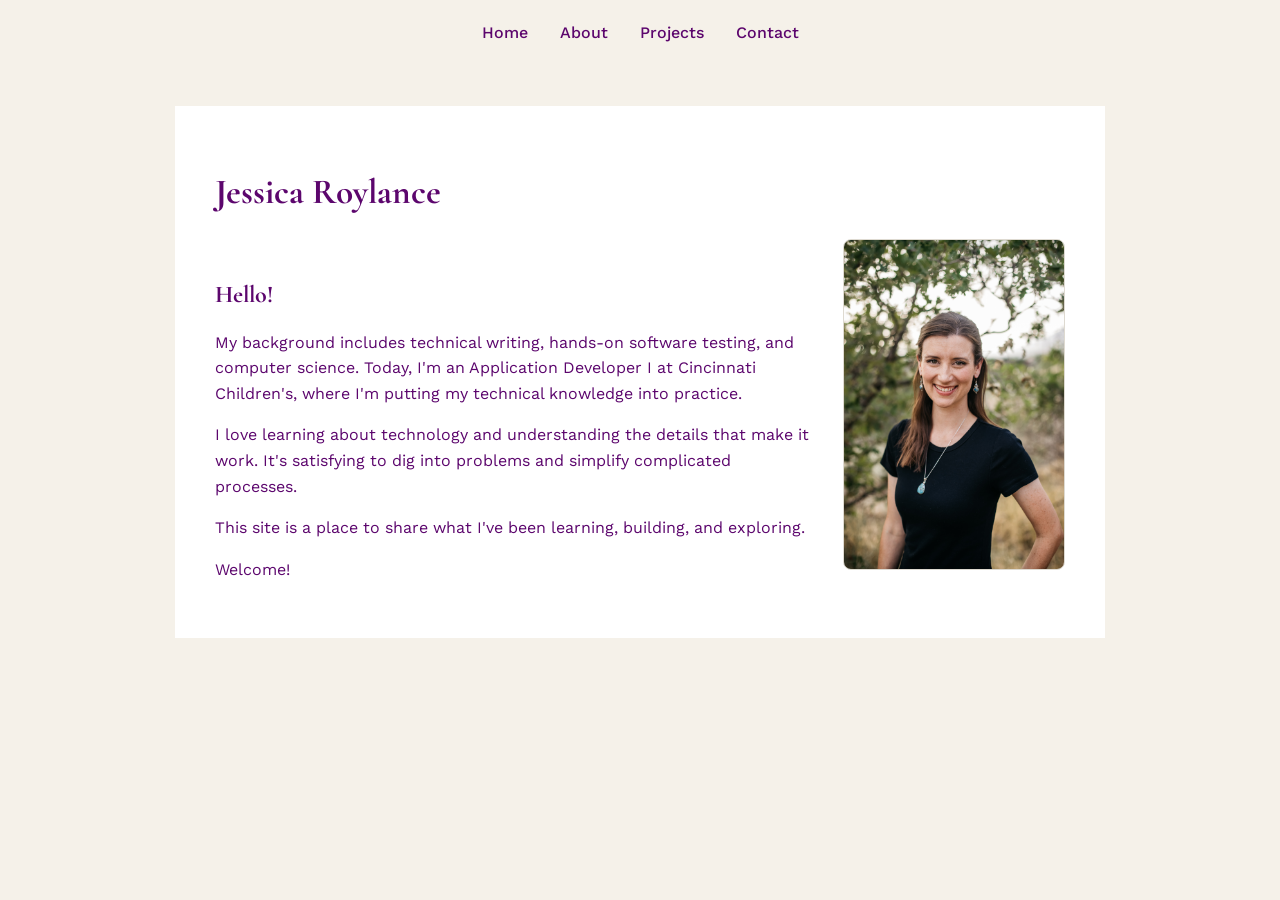
<file: index.html>
<!DOCTYPE html>
<html lang="en">
<head>
  <meta charset="UTF-8">
  <meta name="viewport" content="width=device-width, initial-scale=1">
  <title>Jessica Roylance</title>
  <link rel="stylesheet" href="styles.css">
  <link rel="preconnect" href="https://fonts.googleapis.com">
<link rel="preconnect" href="https://fonts.gstatic.com" crossorigin>
<link href="https://fonts.googleapis.com/css2?family=Cormorant+Garamond:wght@500;600;700&family=Work+Sans:wght@400;500;600;700&display=swap" rel="stylesheet">
</head>
<body>
    <nav>
    <a href="index.html">Home</a>
    <a href="about.html">About</a>
    <a href="projects.html">Projects</a>
     <a href="contact.html">Contact</a>
</nav>
<main>
    <h1>Jessica Roylance</h1>

    <div class="intro-layout">
        <div class="intro-text">
            <h2>Hello!</h2>

            <p>My background includes technical writing, hands-on software testing, and computer science. Today, I'm an Application Developer I at Cincinnati Children's, where I'm putting my technical knowledge into practice.</p>

            <p>I love learning about technology and understanding the details that make it work. It's satisfying to dig into problems and simplify complicated processes.</p>

            <p>This site is a place to share what I've been learning, building, and exploring.</p>

            <p>Welcome!</p>
        </div>

        <img class="intro-image" src="images/JessicaRoylance.jpg" alt="Jessica Roylance">
    </div>
</main>
</body>
</html>
</file>
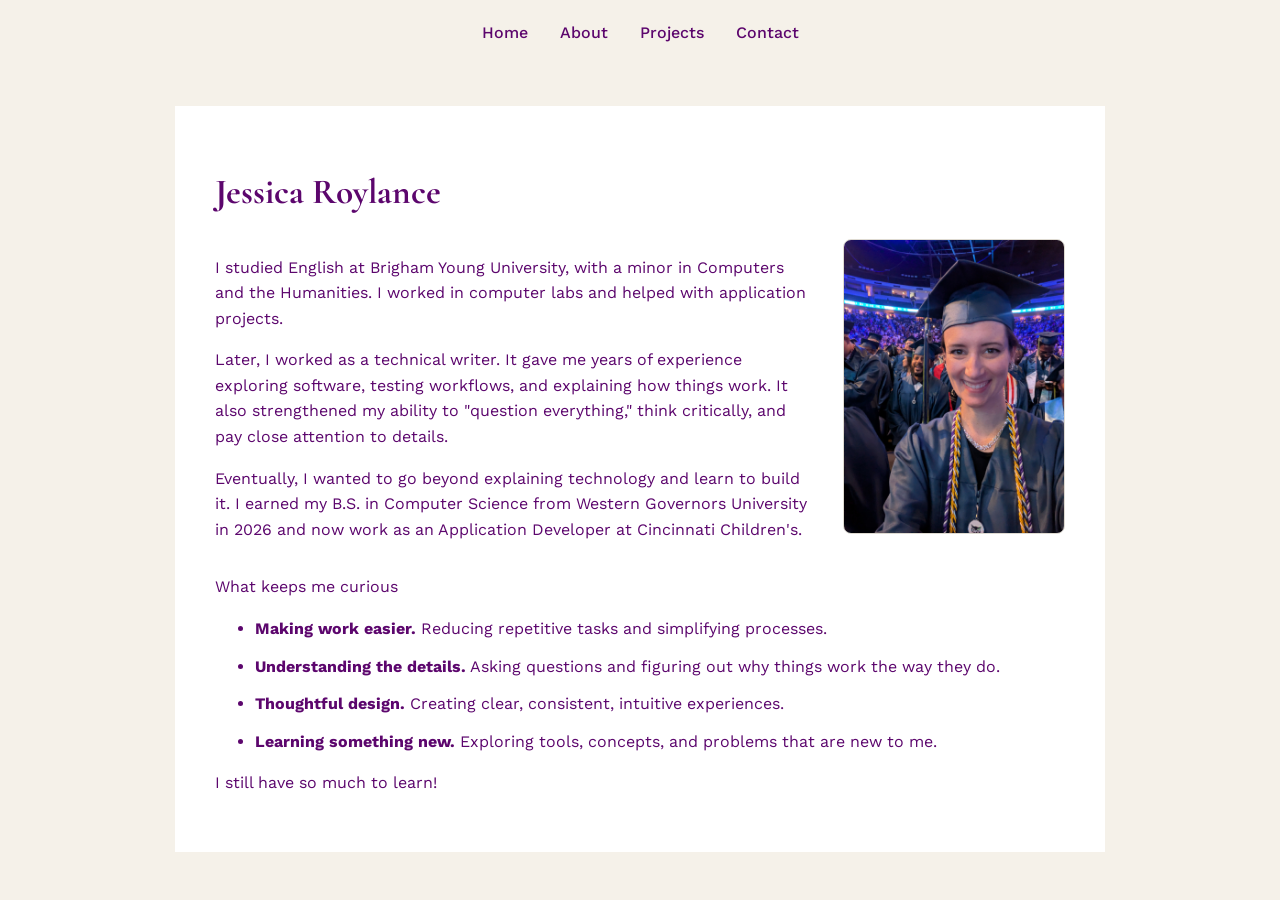
<file: about.html>
<!DOCTYPE html>
<html lang="en">
<head>
  <meta charset="UTF-8">
  <meta name="viewport" content="width=device-width, initial-scale=1">
  <title>Jessica Roylance</title>
  <link rel="stylesheet" href="styles.css">
  <link rel="preconnect" href="https://fonts.googleapis.com">
<link rel="preconnect" href="https://fonts.gstatic.com" crossorigin>
<link href="https://fonts.googleapis.com/css2?family=Cormorant+Garamond:wght@500;600;700&family=Work+Sans:wght@400;500;600;700&display=swap" rel="stylesheet">
</head>
<body>
    <nav>
    <a href="index.html">Home</a>
    <a href="about.html">About</a>
    <a href="projects.html">Projects</a>
     <a href="contact.html">Contact</a>
</nav>
<main>
    <h1>Jessica Roylance</h1>

     
<div class="intro-layout">
    <div class="intro-text">
        <p>I studied English at Brigham Young University, with a minor in Computers and the Humanities. I worked in computer labs and helped with application projects.</p>

        <p>Later, I worked as a technical writer. It gave me years of experience exploring software, testing workflows, and explaining how things work. It also strengthened my ability to "question everything," think critically, and pay close attention to details.</p>

        <p>Eventually, I wanted to go beyond explaining technology and learn to build it. I earned my B.S. in Computer Science from Western Governors University in 2026 and now work as an Application Developer at Cincinnati Children's.</p>
    </div>

    <img class="intro-image" src="images/Graduation.jpg" alt="Jessica Roylance at graduation">
</div>

<p>What keeps me curious</p>
  <ul>
    <li><strong>Making work easier.</strong> Reducing repetitive tasks and simplifying processes.</li>

    <li><strong>Understanding the details.</strong> Asking questions and figuring out why things work the way they do.</li>

    <li><strong>Thoughtful design.</strong> Creating clear, consistent, intuitive experiences.</li>

    <li><strong>Learning something new.</strong> Exploring tools, concepts, and problems that are new to me.</li>
  </ul>

  <p>I still have so much to learn!</p>
</main>
</body>
</html>
</file>
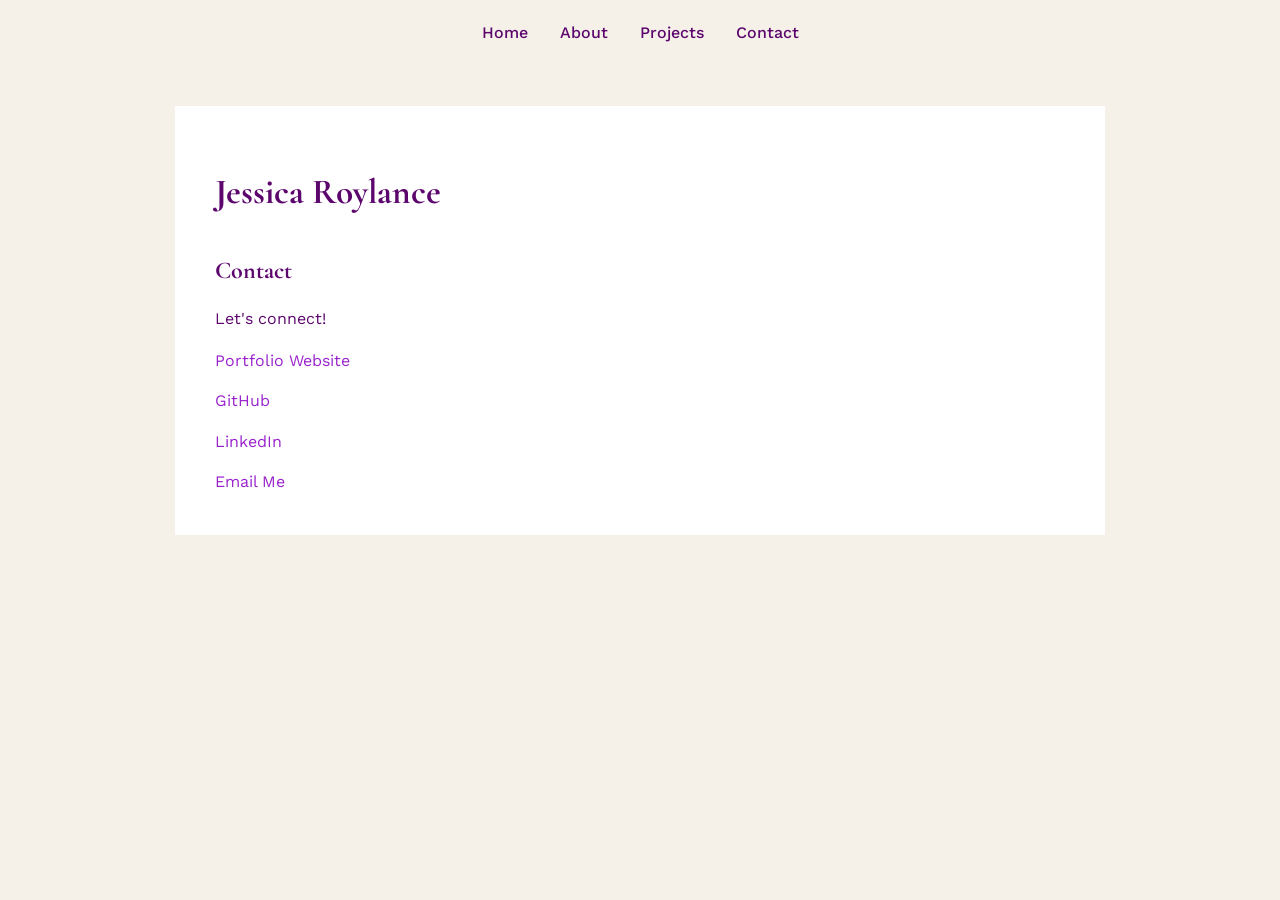
<file: contact.html>
<!DOCTYPE html>
<html lang="en">
<head>
  <meta charset="UTF-8">
  <meta name="viewport" content="width=device-width, initial-scale=1">
  <title>Jessica Roylance</title>
  <link rel="stylesheet" href="styles.css">
  <link rel="preconnect" href="https://fonts.googleapis.com">
<link rel="preconnect" href="https://fonts.gstatic.com" crossorigin>
<link href="https://fonts.googleapis.com/css2?family=Cormorant+Garamond:wght@500;600;700&family=Work+Sans:wght@400;500;600;700&display=swap" rel="stylesheet">
</head>
<body>
    <nav>
    <a href="index.html">Home</a>
    <a href="about.html">About</a>
    <a href="projects.html">Projects</a>
    <a href="contact.html">Contact</a>
</nav>
<main>
  <h1>Jessica Roylance</h1>

<h2>Contact</h2>

<p>Let's connect!</p>

<div class="contact-links">
    <a href="https://jessicaroylance.github.io/" target="_blank" rel="noopener noreferrer">Portfolio Website</a>

    <a href="https://github.com/JessicaRoylance" target="_blank" rel="noopener noreferrer">GitHub</a>

    <a href="https://www.linkedin.com/in/jessica-roylance/" target="_blank" rel="noopener noreferrer">LinkedIn</a>

    <a href="mailto:jessicaroylance@gmail.com">Email Me</a>
</div>
</file>
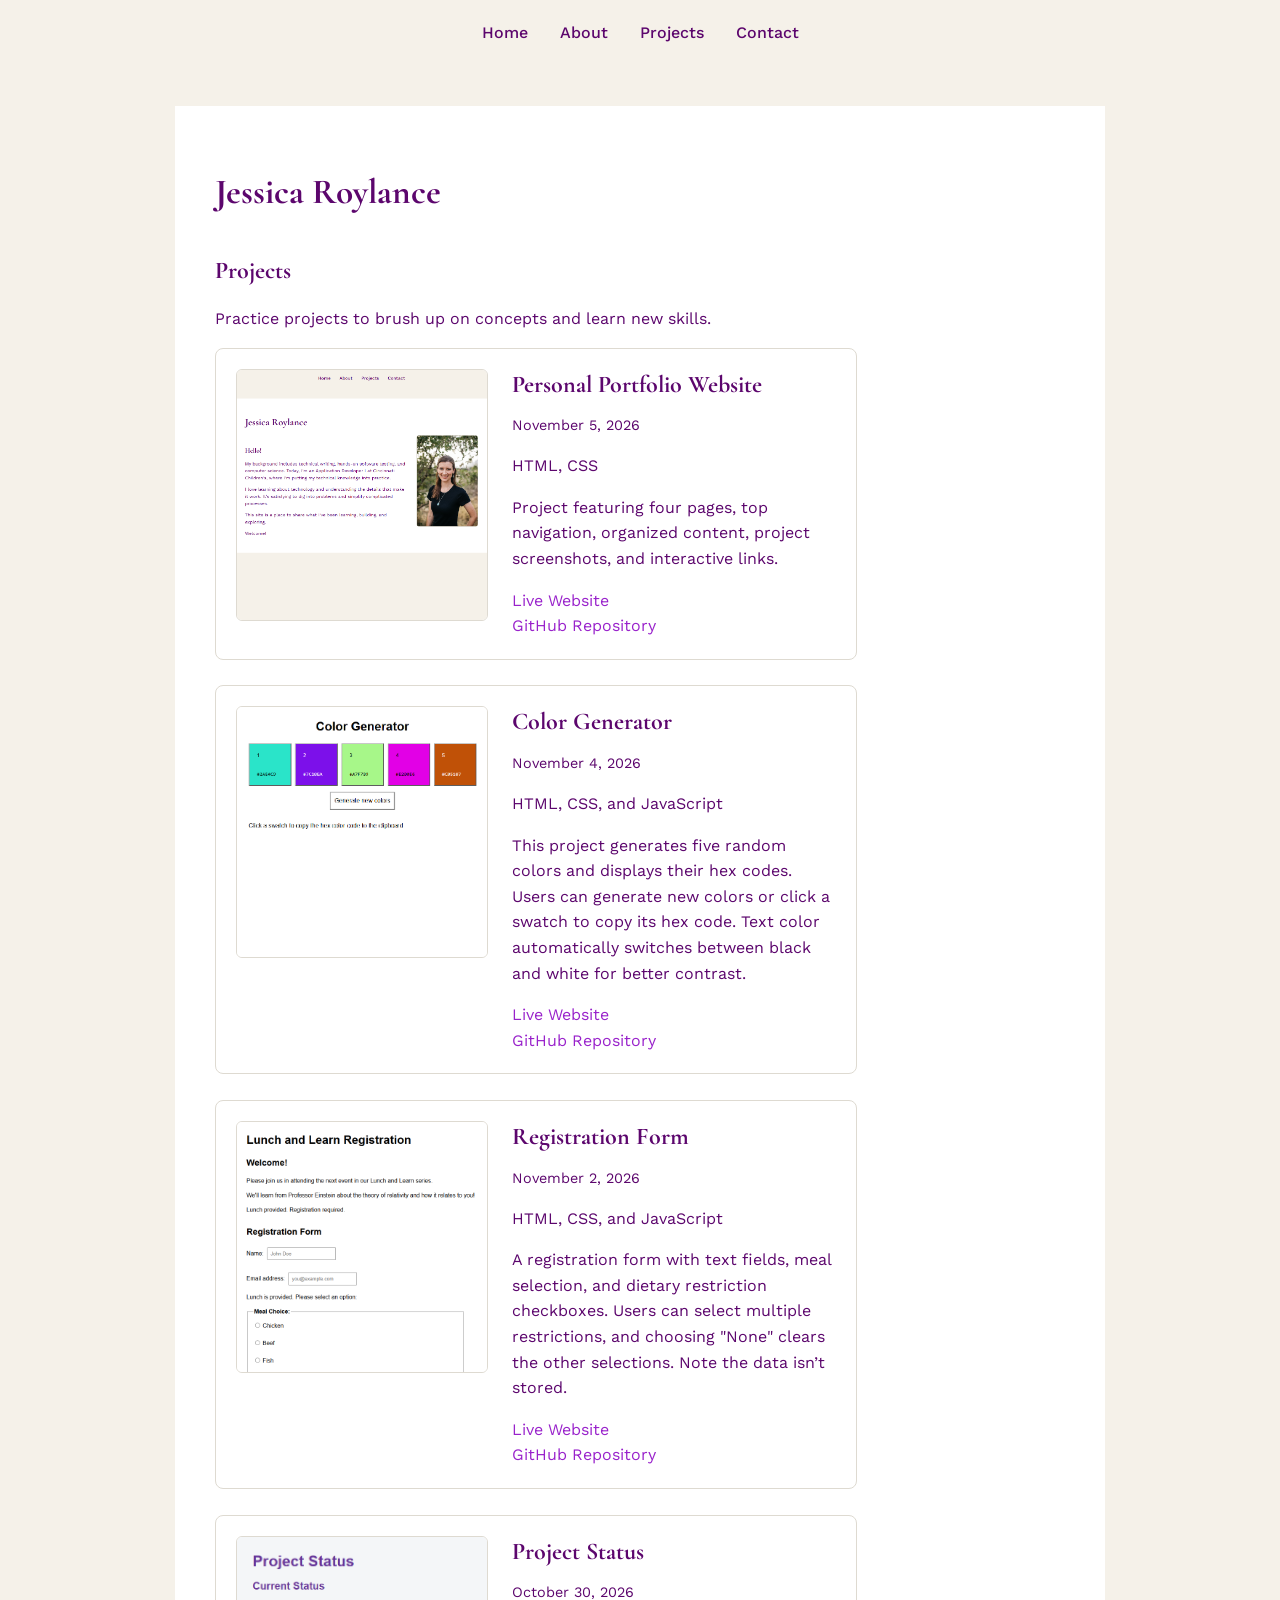
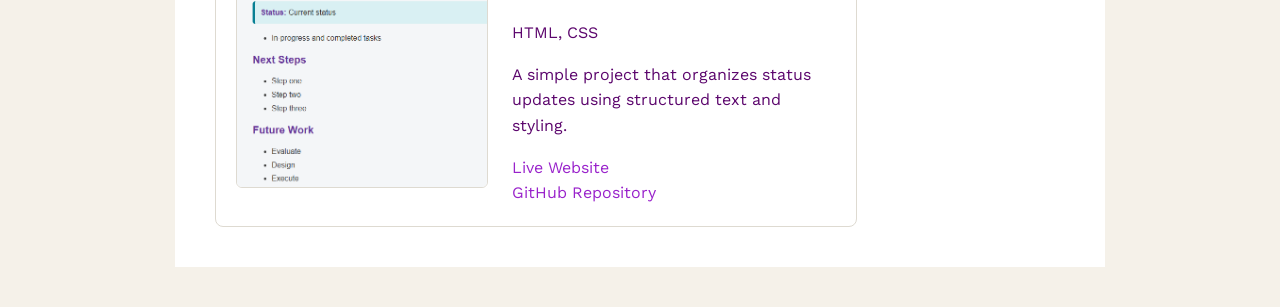
<file: projects.html>
<!DOCTYPE html>
<html lang="en">
<head>
  <meta charset="UTF-8">
  <meta name="viewport" content="width=device-width, initial-scale=1">
  <title>Jessica Roylance</title>
  <link rel="stylesheet" href="styles.css">
  <link rel="preconnect" href="https://fonts.googleapis.com">
<link rel="preconnect" href="https://fonts.gstatic.com" crossorigin>
<link href="https://fonts.googleapis.com/css2?family=Cormorant+Garamond:wght@500;600;700&family=Work+Sans:wght@400;500;600;700&display=swap" rel="stylesheet">
</head>
<body>
    <nav>
    <a href="index.html">Home</a>
    <a href="about.html">About</a>
    <a href="projects.html">Projects</a>
    <a href="contact.html">Contact</a>
</nav>
<main>
  <h1>Jessica Roylance</h1>

  <h2>Projects</h2>

  <p>Practice projects to brush up on concepts and learn new skills.</p>

<section class="project-card">
    <div class="project-content">
        <a href="https://jessicaroylance.github.io/" target="_blank" rel="noopener noreferrer">
            <img src="images/portfolio-website.png" alt="Screenshot of my Personal Portfolio Website">
        </a>

        <div class="project-details">
            <h2 class="project-title">Personal Portfolio Website</h2>
            <p class="project-date">November 5, 2026</p>

            <p>
                HTML, CSS
            </p>

             <p>
                Project featuring four pages, top navigation,
                organized content, project screenshots, and interactive links.
            </p>
          
            <div class="project-links">
                <a href="https://jessicaroylance.github.io/" target="_blank" rel="noopener noreferrer">Live Website</a>
                <br>
                <a href="https://github.com/JessicaRoylance/jessicaroylance.github.io" target="_blank" rel="noopener noreferrer">GitHub Repository</a>
            </div>
        </div>
    </div>
</section>

<br>
  <section class="project-card">
    <div class="project-content">
        <a href="https://jessicaroylance.github.io/Color-generator/" target="_blank" rel="noopener noreferrer">
            <img src="images/color-generator.png" alt="Screenshot of the Color Generator">
        </a>

        <div class="project-details">
            <h2 class="project-title">Color Generator</h2>
            <p class="project-date">November 4, 2026</p>

            <p>
                HTML, CSS, and JavaScript
            </p>

          <p>
                This project generates five random colors and displays their hex codes. Users can generate new colors or click a swatch to copy its hex code. Text color automatically switches between black and white for better contrast.
            </p>

            <div class="project-links">
                <a href="https://jessicaroylance.github.io/Color-generator/" target="_blank" rel="noopener noreferrer">Live Website</a>
                <br>
                <a href="https://github.com/JessicaRoylance/Color-generator" target="_blank" rel="noopener noreferrer">GitHub Repository</a>
            </div>
        </div>
    </div>
</section>

<br>

<section class="project-card">
    <div class="project-content">
        <a href="https://jessicaroylance.github.io/Registration-form/" target="_blank" rel="noopener noreferrer">
            <img src="images/registration-form.png" alt="Screenshot of the Lunch and Learn Registration form">
        </a>

        <div class="project-details">
            <h2 class="project-title">Registration Form</h2>
            <p class="project-date">November 2, 2026</p>

            <p>
                HTML, CSS, and JavaScript
            </p>

           <p>
                A registration form with text fields, meal selection, and dietary restriction checkboxes. Users can select multiple restrictions, and choosing "None" clears the other selections. Note the data isn’t stored.
            </p>

            <div class="project-links">
                <a href="https://jessicaroylance.github.io/Registration-form/" target="_blank" rel="noopener noreferrer">Live Website</a>
                  <br>
                <a href="https://github.com/JessicaRoylance/Registration-form" target="_blank" rel="noopener noreferrer">GitHub Repository</a>
            </div>
        </div>
    </div>
</section>
<br>
<section class="project-card">
    <div class="project-content">
        <a href="https://jessicaroylance.github.io/Project_status/" target="_blank" rel="noopener noreferrer">
            <img src="images/project-status.png" alt="Screenshot of the Project Status page">
        </a>

        <div class="project-details">
            <h2 class="project-title">Project Status</h2>
            <p class="project-date">October 30, 2026</p>

            <p>
                HTML, CSS
            </p>

          <p>
                A simple project that organizes status updates using structured text and styling.
            </p>

            <div class="project-links">
                <a href="https://jessicaroylance.github.io/Project_status/" target="_blank" rel="noopener noreferrer">Live Website</a> 
                <br>
                <a href="https://github.com/JessicaRoylance/Project_status" target="_blank" rel="noopener noreferrer">GitHub Repository</a>
            </div>
        </div>
    </div>
</section>
</main>
</body>
</html>
</file>
<file: styles.css>
/* Color palette */
:root {
    --color-background: #F5F1E9;
    --color-surface: #FFFFFF;
    --color-text: #5c066d;
    --color-heading: #5c066d;
    --color-accent: #9922cb;
    --color-border: #DEDAD1;
}

/* Base styles */
body {
    font-family: "Work Sans", sans-serif;
    margin: 0;
    padding: 0;
    background-color: var(--color-background);
    color: var(--color-text);
    line-height: 1.6;
}

/* Main content */
main {
    max-width: 850px;
    margin: 40px auto;
    padding: 40px;
    background-color: var(--color-surface);
}

/* Headings */
h1, h2, h3 {
    color: var(--color-heading);
    line-height: 1.3;
    font-family: "Cormorant Garamond", serif;
}

h1 {
    font-size: 2.2rem;
}

h2 {
    font-size: 1.5rem;
    margin-top: 2.5rem;
}

.project-title {
    margin-top: 0;
    margin-bottom: 8px;
    color: var(--color-heading);
    line-height: 1.3;
    font-family: "Cormorant Garamond", serif;
}


/* Links */
a {
    color: var(--color-accent);
}

a:hover {
    color: var(--color-heading);
}

/* Lists */
li {
    margin-bottom: 12px;
}

/* Smaller screens */
@media (max-width: 700px) {
    main {
        margin: 16px;
        padding: 24px;
    }

    h1 {
        font-size: 1.8rem;
    }
}

/* Navigation */
nav {
    display: flex;
    justify-content: center;
    gap: 32px;
    padding: 20px;
}

nav a {
    color: var(--color-heading);
    text-decoration: none;
    font-weight: 500;
}

nav a:hover {
    color: var(--color-accent);
    text-decoration: underline;
}

.project-card {
    background-color: var(--color-surface);
    border: 1px solid var(--color-border);
    border-radius: 8px;
    padding: 20px;
    max-width: 600px;
}

.project-content {
    display: flex;
    gap: 24px;
}

.project-card img {
    width: 250px;
    height: auto;
    border-radius: 6px;
    border: 1px solid var(--color-border);
}

.project-details {
    flex: 1;
}

.project-date {
    font-size: 0.9rem;
    color: var(--color-text);
}

.project-links a {
    color: var(--color-accent);
    text-decoration: none;
}

.project-links a:hover {
    color: var(--color-heading);
    text-decoration: underline;
}

.intro-layout {
    display: flex;
    align-items: flex-start;
    gap: 30px;
}

.intro-text {
    flex: 1;
}

.intro-image {
    width: 220px;
    max-width: 35%;
    height: auto;
    border: 1px solid var(--color-border);
    border-radius: 8px;
}

@media (max-width: 600px) {
    .intro-layout {
        flex-direction: column;
    }

    .intro-image {
        width: 100%;
        max-width: 300px;
    }
}

.contact-links {
    display: flex;
    flex-direction: column;
    gap: 15px;
}

.contact-links a {
    color: var(--color-accent);
    text-decoration: none;
}

.contact-links a:hover {
    color: var(--color-heading);
    text-decoration: underline;
}
</file>
